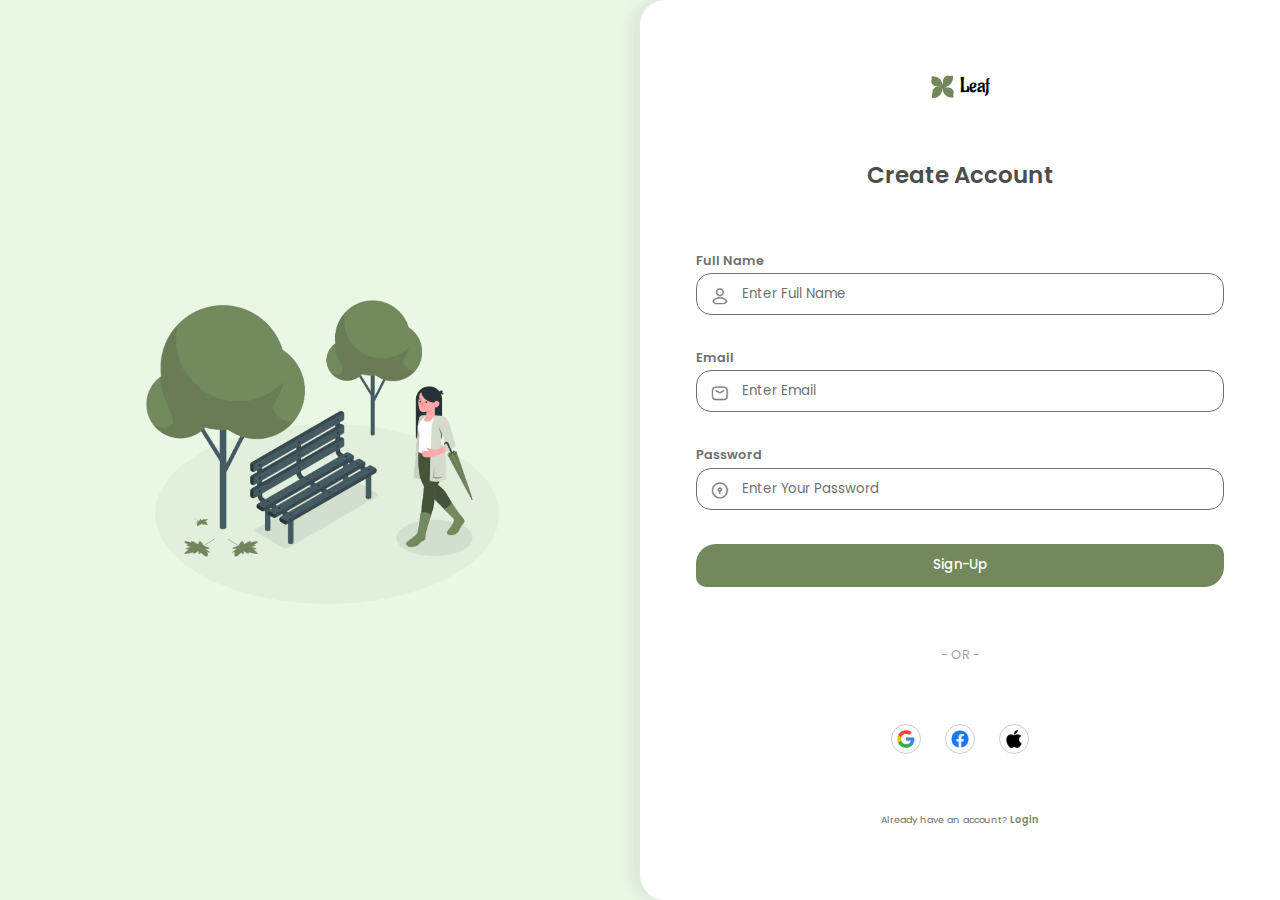
<file: index.html>
<!DOCTYPE html>
<html lang="en">

<head>
    <meta charset="UTF-8">
    <meta name="viewport" content="width=device-width, initial-scale=1.0">
    <title>Signup Page</title>

    <!-- FONTS -->
    <link rel="preconnect" href="https://fonts.googleapis.com">
    <link rel="preconnect" href="https://fonts.gstatic.com" crossorigin>
    <link href="https://fonts.googleapis.com/css2?family=Aladin&family=Poppins:wght@400;500;600;700&display=swap"
        rel="stylesheet">
    <!-- FONTS -->

    <!-- CSS -->
    <link rel="stylesheet" href="./assets/styles.css">
    <link rel="stylesheet" href="./assets/media.css">
    <!-- CSS -->

    <!-- FAVICON -->
    <link rel="icon" type="image/x-icon" href="./favicon.ico">
    <!-- FAVICON -->

</head>

<body>
    <!-- SIGNUP SECTION -->
    <section id="signUp" class="signUp">

        <div class="signUp_imgContainer">
            <img class="hero-image-desktop" src="./assets/images/hero-image.webp" alt="hero image" loading="eager"
                width="400" height="400">
        </div>

        <div class="signUp_Container">

            <div class="logo">
                <img src="./assets/images/leaf.png" alt="leaf icon" loading="eager" width="23" height="23">
                <span>Leaf</span>
            </div>

            <img class="hero-image-mobile" src="./assets/images/hero-image.webp" alt="hero image" loading="eager"
                width="400" height="400">

            <h2>Create Account</h2>

            <form id="signUp_Form" class="signUp_Form">
                <div class="form-field">
                    <label for="username">Full Name</label>
                    <span class="icon" id="icon">
                        <img src="./assets/images/user-icon.png" alt="user icon" loading="eager" height="18" width="18">
                    </span>
                    <input type="text" name="username" id="username" autocomplete="off" placeholder="Enter Full Name">
                    <small>-</small>
                </div>

                <div class="form-field">
                    <label for="email">Email</label>
                    <span class="icon" id="icon">
                        <img src="./assets/images/mail-icon.png" alt="user icon" loading="eager" height="18" width="18">
                    </span>
                    <input type="email" name="email" id="email" autocomplete="off" placeholder="Enter Email">
                    <small>-</small>
                </div>

                <div class="form-field">
                    <label for="password">Password</label>
                    <span class="icon" id="icon">
                        <img src="./assets/images/password-icon.png" alt="user icon" loading="eager" height="18"
                            width="18">
                    </span>
                    <input type="password" name="password" id="password" autocomplete="off"
                        placeholder="Enter Your Password">
                    <small>-</small>
                </div>

                <button type="submit" class="signUp--btn">Sign-Up</button>
            </form>



            <span>- OR -</span>

            <div class="social_icons">
                <span class="social--icon">
                    <img src="./assets/images/google-icon.png" alt="google icon" width="18px" height="18px"
                        loading="eager">
                </span>
                <span class="social--icon">
                    <img src="./assets/images/facebook-icon.png" alt="google icon" width="18px" height="18px"
                        loading="eager">
                </span>
                <span class="social--icon">
                    <img src="./assets/images/apple-icon.png" alt="google icon" width="18px" height="18px"
                        loading="eager">
                </span>
            </div>

            <div class="login-link">
                Already have an account? <a href="#">Login</a>
            </div>

        </div>

    </section>
    <!-- SIGNUP SECTION -->

    <script src="./assets/app.js">

    </script>

</body>


</html>
</file>
<file: assets/styles.css>
:root {
    --black: #000000;
    --gray: #6f7071;
    --primary: #73895D;
    --white: #fff;
    --accent: #e9f8e5;
}

/* COMMON STYLES */

html {
    scroll-behavior: smooth;
}


p {
    line-height: 1.4 !important;
}


* {
    margin: 0;
    padding: 0;
    box-sizing: border-box;
    -webkit-box-sizing: border-box;
    font-family: "Poppins", sans-serif;
    list-style-type: none;
    text-decoration: none;
}

body {
    background-color: none;
}

/* FONTS : ALADIN, POPINS 
COLORS : #e9f8e5, #73895D
*/


.signUp {
    display: flex;
    padding: 0;
    height: 100vh;
    align-items: center;
    justify-content: space-between;
    background: var(--accent);
}

.signUp_imgContainer {
    flex: 1;
    display: flex;
    align-items: center;
    justify-self: center;
}

.hero-image-desktop {
    width: 400px;
    height: auto;
    margin: 0 auto;
}

.hero-image-mobile {
    display: none;
}

.signUp_Container {
    background-color: var(--white);
    border-radius: 25px 0 0 25px;
    width: 50%;
    height: 100%;
    box-shadow: -10px 0px 10px #c4c4c448;
    padding: 1.5em 3.5em;
    display: flex;
    flex-direction: column;
    align-items: center;
    justify-content: space-evenly;
    row-gap: 10px;
}

.logo {
    display: flex;
    align-items: center;
    justify-self: center;
    column-gap: 6px;
}

.logo span {
    font-family: "Aladin", system-ui;
    font-size: 1.3rem;
}

.signUp_Container h2 {
    color: #4c4d4d;
    font-weight: 600;
    font-size: clamp(1.375rem, calc(1.375rem + ((1vw - 0.2rem) * 0.102)), 1.4375rem);
}

.signUp_Form {
    align-self: stretch;
    color: #6f7071;
    display: flex;
    flex-direction: column;
    row-gap: 0.5em;
}

small {
    color: red;
    font-size: 0.8rem;
    margin-top: 5px;
    display: block;
    opacity: 0;
}

.form-field {
    display: flex;
    flex-direction: column;
    row-gap: 0.2em;
    position: relative;
}

.form-field label {
    font-size: 0.8rem;
    font-weight: 600;
}

.form-field input {
    outline: 0;
    padding: 10px;
    padding-left: 45px;
    background: transparent;
    border-radius: 15px;
    border: 1.5px solid #6f7071;
    width: 100%;
}

.input--field {
    display: flex;
    align-items: center;
}

.icon {
    position: absolute;
    left: 15px;
    top: 35px;
}

.icon img {
    height: 18px;
    width: 18px;
}

.form-field input::placeholder {
    color: #6f7071;
}

.signUp--btn {
    border: none;
    cursor: pointer;
    border-radius: 20px 10px 20px 10px;
    outline: none;
    background-color: var(--primary);
    font-weight: 500;
    color: white;
    padding: 0.8em;
    border: 1.5px solid transparent;
    transition: all ease 0.3s;
}

.signUp--btn:hover {
    border: 1.5px solid var(--primary);
    color: var(--primary);
    background-color: white;
}

.social_icons {
    display: flex;
    gap: 1.5em;
}

.social--icon {
    display: flex;
    cursor: pointer;
    flex-direction: row;
    align-items: center;
    justify-content: center;
    padding: 5px;
    border-radius: 50%;
    border: 1px solid rgb(205, 205, 205);
}

.signUp_Form+span {
    color: #a3a3a3;
    font-size: 0.8em;
}

.login-link {
    color: #6f7071;
    font-size: 0.6rem;
}

.login-link a {
    color: var(--primary);
    font-weight: 600;
    transition: all ease 0.2s;
}

.login-link a:hover {
    text-decoration: underline;
}
</file>
<file: assets/media.css>
@media (max-width : 992px) {
    .signUp_Container {
        padding: 1.5em;
    }


    .signUp {
        flex-direction: column;
        background: transparent;
        height: 100vh;
    }

    .signUp_Container {
        width: 100%;
        border-radius: 0;
        box-shadow: none;
        row-gap: 0px;
    }

    .hero-image-desktop {
        display: none;
    }

    .hero-image-mobile {
        display: block;
        width: clamp(11.25rem, calc(11.25rem + ((1vw - 0.2rem) * 25.2976)), 21.875rem);
        height: auto;
    }
}

@media (max-width : 768px) {
    .signUp_Container {
        padding: 1em;
    }

    .hero-image-desktop {
        width: 300px;
    }
}

@media (max-width : 576px) {


    .logo img {
        width: 22px;
        height: 22px;
    }

    .logo span {
        font-size: 1.4rem;
    }

    .signUp_Container h2 {
        font-size: 18px;
    }

    .signUp_Form {
        row-gap: 0;
    }


    .form-field input {
        padding: 6px;
        padding-left: 45px;
    }

    small {
        font-size: 0.8rem;
        margin: 3px;
    }

    .signUp--btn {
        padding: 0.5em;
    }

    .icon {
        top: 31px;
    }

    .signUp_Form+span {
        margin: 3px;
    }

}
</file>
